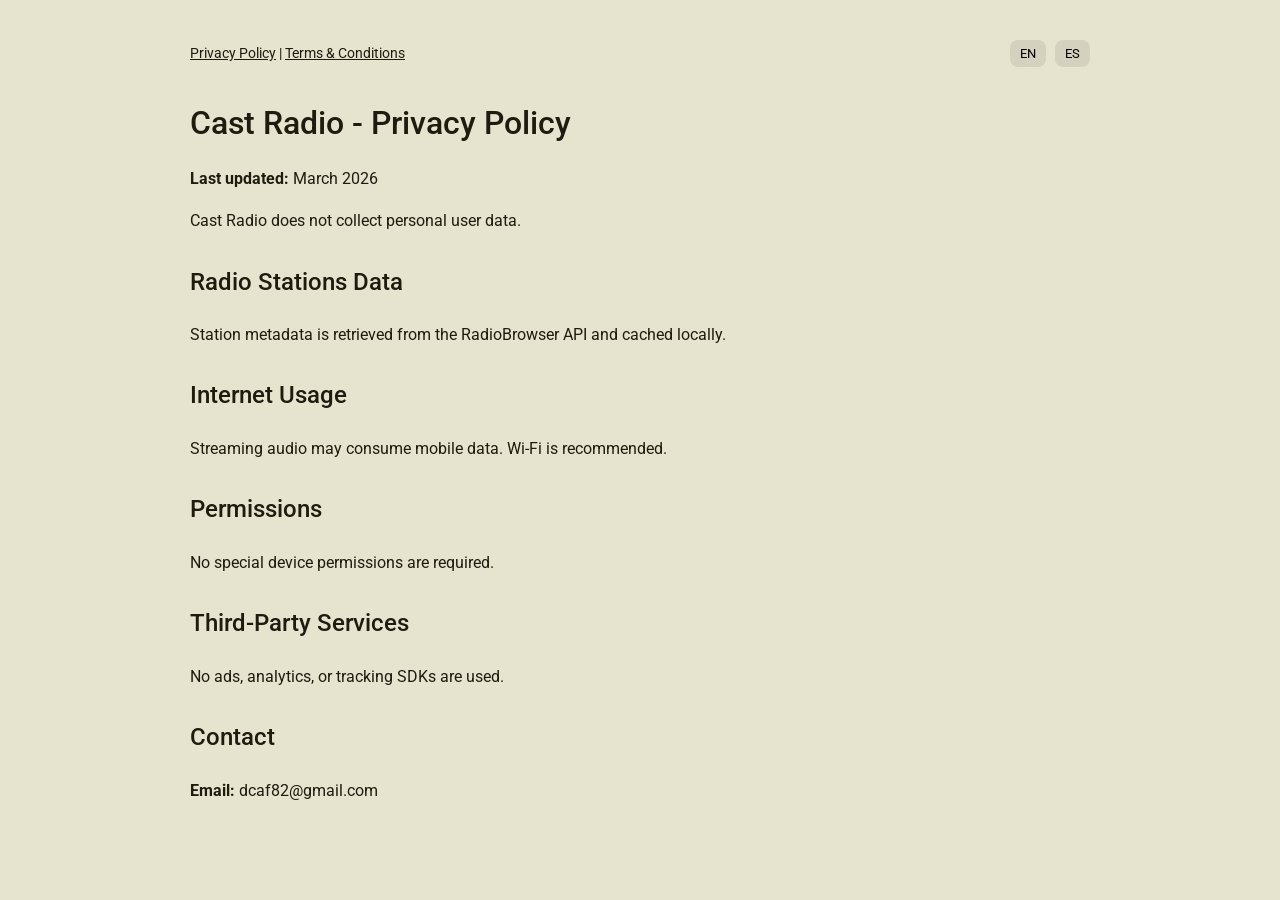
<file: privacy.html>
<!DOCTYPE html>
<html lang="en">
<head>
  <meta charset="UTF-8" />
  <meta name="viewport" content="width=device-width, initial-scale=1.0" />
  <title>Cast Radio - Privacy Policy</title>

  <link href="https://fonts.googleapis.com/css2?family=Roboto:wght@300;400;500;700&display=swap" rel="stylesheet">
  <link rel="stylesheet" href="styles.css">
</head>

<body>

  <div class="top-bar">
    <div>
      <a href="privacy.html">Privacy Policy</a> |
      <a href="terms.html">Terms & Conditions</a>
    </div>
    <div>
      <button onclick="setLang('en')">EN</button>
      <button onclick="setLang('es')">ES</button>
    </div>
  </div>

  <!-- English -->
  <div data-lang="en">
    <h1>Cast Radio - Privacy Policy</h1>
    <p><strong>Last updated:</strong> March 2026</p>

    <p>Cast Radio does not collect personal user data.</p>

    <h2>Radio Stations Data</h2>
    <p>Station metadata is retrieved from the RadioBrowser API and cached locally.</p>

    <h2>Internet Usage</h2>
    <p>Streaming audio may consume mobile data. Wi-Fi is recommended.</p>

    <h2>Permissions</h2>
    <p>No special device permissions are required.</p>

    <h2>Third-Party Services</h2>
    <p>No ads, analytics, or tracking SDKs are used.</p>

    <h2>Contact</h2>
    <p><strong>Email:</strong> dcaf82@gmail.com</p>
  </div>

  <!-- Spanish -->
  <div data-lang="es" style="display:none;">
    <h1>Cast Radio - Política de Privacidad</h1>
    <p><strong>Última actualización:</strong> June/2026</p>

    <p>Cast Radio no recopila datos personales.</p>

    <h2>Origen de las Estaciones de Radio</h2>
    <p>Los metadatos de las estaciones se recuperan desde la API de RadioBrowser y se almacenan localmente.</p>

    <h2>Uso de Internet</h2>
    <p>El streaming puede consumir datos móviles. Se recomienda Wi-Fi.</p>

    <h2>Permisos</h2>
    <p>No se solicitan permisos especiales.</p>

    <h2>Servicios de Terceros</h2>
    <p>No se utilizan anuncios, análisis ni SDKs de rastreo.</p>

    <h2>Contacto</h2>
    <p><strong>Correo electrónico:</strong> dcaf82@gmail.com</p>
  </div>

  <script src="app.js"></script>
</body>
</html>
</file>
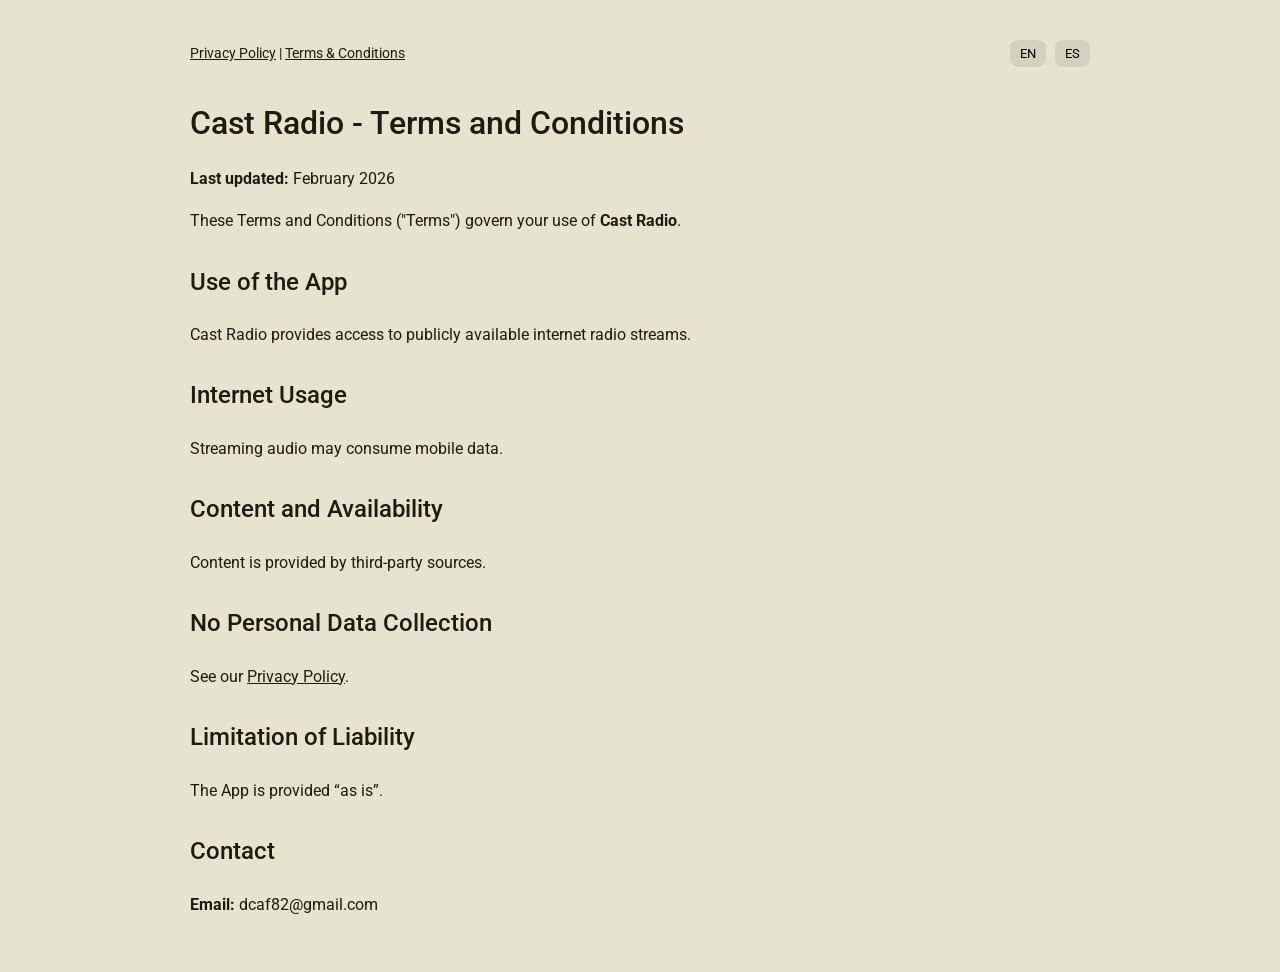
<file: terms.html>
<!DOCTYPE html>
<html lang="en">
<head>
  <meta charset="UTF-8" />
  <meta name="viewport" content="width=device-width, initial-scale=1.0" />
  <title>Cast Radio - Terms & Conditions</title>

  <link href="https://fonts.googleapis.com/css2?family=Roboto:wght@300;400;500;700&display=swap" rel="stylesheet">
  <link rel="stylesheet" href="styles.css">
</head>

<body>

  <!-- Top Navigation (THIS WAS MISSING) -->
  <div class="top-bar">
    <div>
      <a href="privacy.html">Privacy Policy</a> |
      <a href="terms.html">Terms & Conditions</a>
    </div>
    <div>
      <button onclick="setLang('en')">EN</button>
      <button onclick="setLang('es')">ES</button>
    </div>
  </div>

  <!-- English -->
  <div data-lang="en">
    <h1>Cast Radio - Terms and Conditions</h1>
    <p><strong>Last updated:</strong> February 2026</p>

    <p>
      These Terms and Conditions ("Terms") govern your use of <strong>Cast Radio</strong>.
    </p>

    <h2>Use of the App</h2>
    <p>Cast Radio provides access to publicly available internet radio streams.</p>

    <h2>Internet Usage</h2>
    <p>Streaming audio may consume mobile data.</p>

    <h2>Content and Availability</h2>
    <p>Content is provided by third-party sources.</p>

    <h2>No Personal Data Collection</h2>
    <p>See our <a href="privacy.html">Privacy Policy</a>.</p>

    <h2>Limitation of Liability</h2>
    <p>The App is provided “as is”.</p>

    <h2>Contact</h2>
    <p><strong>Email:</strong> dcaf82@gmail.com</p>
  </div>

  <!-- Spanish -->
  <div data-lang="es" style="display:none;">
    <h1>Cast Radio - Términos y Condiciones</h1>
    <p><strong>Última actualización:</strong> June/2026</p>

    <p>
      Estos Términos y Condiciones regulan el uso de <strong>Cast Radio</strong>.
    </p>

    <h2>Uso de la Aplicación</h2>
    <p>Cast Radio ofrece acceso a radios públicas por internet.</p>

    <h2>Uso de Internet</h2>
    <p>El streaming puede consumir datos móviles.</p>

    <h2>Contenido y Disponibilidad</h2>
    <p>El contenido proviene de terceros.</p>

    <h2>No Recopilación de Datos</h2>
    <p>Consulte la <a href="privacy.html">Política de Privacidad</a>.</p>

    <h2>Limitación de Responsabilidad</h2>
    <p>La Aplicación se proporciona tal cual.</p>

    <h2>Contacto</h2>
    <p><strong>Correo electrónico:</strong> dcaf82@gmail.com</p>
  </div>

  <script src="app.js"></script>
</body>
</html>
</file>
<file: styles.css>
/* ===============================
   Cast Radio Web Legal Pages
   Matching Mobile App Theme
   =============================== */

:root {
  --bg-light: #e6e3cf;
  --text-light: #1d1c0e;
  --accent-light: #605f4d;

  --bg-dark: #354b45;
  --text-dark: #cfe8e1;
  --accent-dark: #b3ccc5;

  --card-radius: 12px;
}

/* Body */

body {
  font-family: 'Roboto', sans-serif;
  line-height: 1.65;
  margin: 0;
  padding: 40px 20px;
  max-width: 900px;
  margin-left: auto;
  margin-right: auto;

  background: var(--bg-light);
  color: var(--text-light);

  transition: background 0.3s ease, color 0.3s ease;
}

/* Headings */

h1 {
  font-weight: 500;
  margin-bottom: 8px;
}

h2 {
  margin-top: 28px;
  font-weight: 500;
}

/* Links */

a {
  color: inherit;
  text-decoration: underline;
}

/* Top bar */

.top-bar {
  display: flex;
  justify-content: space-between;
  align-items: center;
  margin-bottom: 30px;

  font-size: 14px;
}

/* Buttons */

button {
  font-family: 'Roboto', sans-serif;
  border: none;
  padding: 6px 10px;
  margin-left: 6px;
  border-radius: 8px;

  background: rgba(0,0,0,0.08);
  cursor: pointer;

  transition: background 0.2s ease;
}

button:hover {
  background: rgba(0,0,0,0.18);
}

/* Sections */

p {
  margin-bottom: 14px;
}

/* Divider */

hr {
  border: none;
  border-top: 1px solid rgba(0,0,0,0.1);
  margin: 30px 0;
}

/* ===============================
   DARK MODE
   =============================== */

body.dark {
  background: var(--bg-dark);
  color: var(--text-dark);
}

body.dark button {
  background: rgba(255,255,255,0.1);
}

body.dark button:hover {
  background: rgba(255,255,255,0.2);
}

body.dark hr {
  border-top: 1px solid rgba(255,255,255,0.15);
}

/* ===============================
   MOBILE
   =============================== */

@media (max-width: 600px) {

  body {
    padding: 24px 16px;
  }

  h1 {
    font-size: 22px;
  }

  h2 {
    font-size: 18px;
  }

  .top-bar {
    flex-direction: column;
    align-items: flex-start;
    gap: 10px;
  }

}

/* ===============================
   PRINT
   =============================== */

@media print {

  body {
    background: white !important;
    color: black !important;
    padding: 0;
  }

  .top-bar,
  button {
    display: none !important;
  }

  a {
    color: black;
  }

}
</file>
